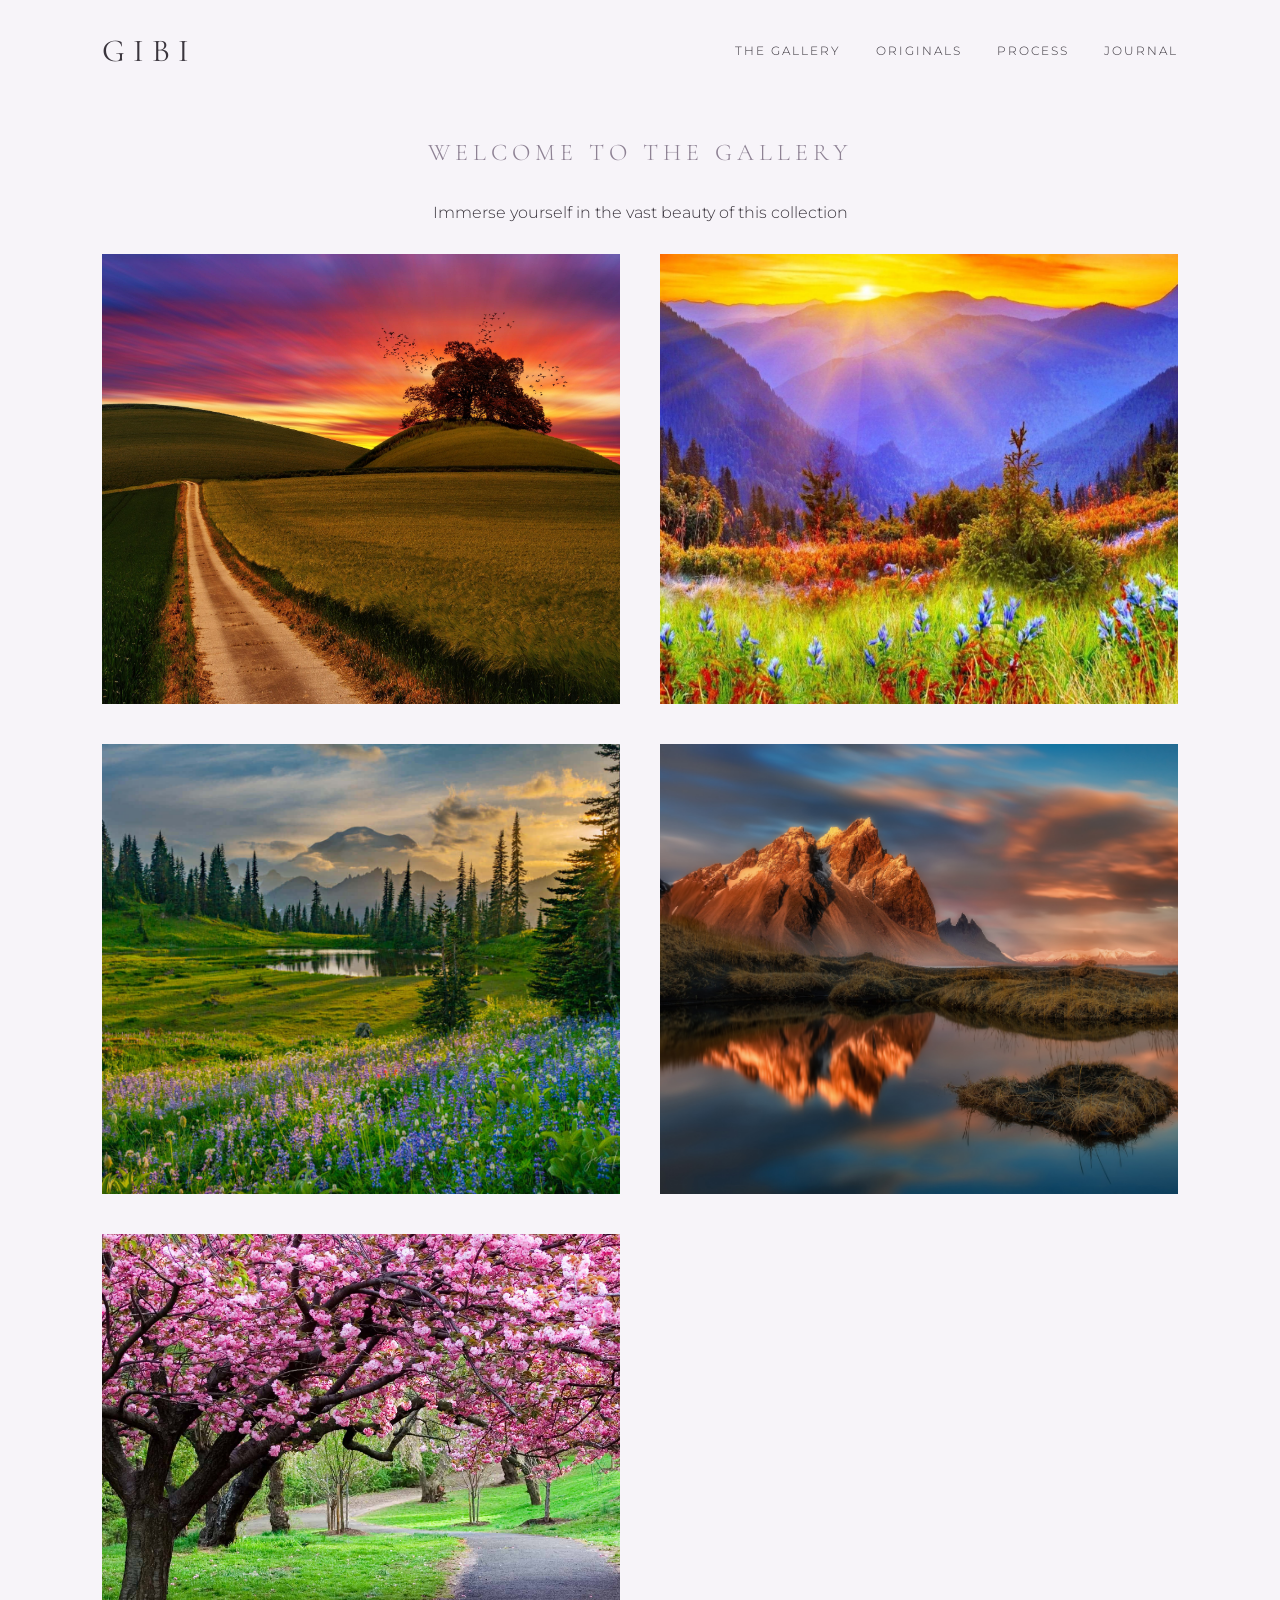
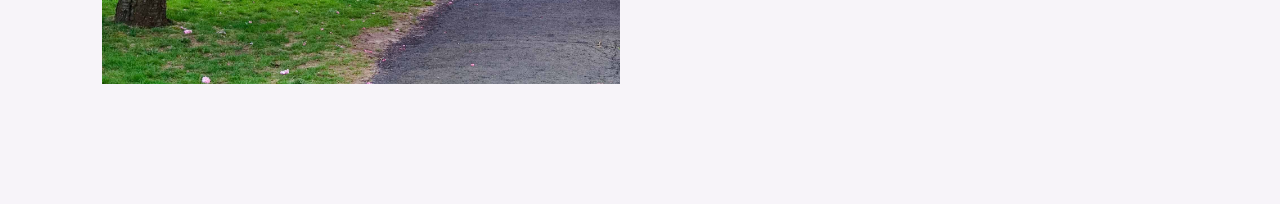
<file: docs/gallery.html>
<!DOCTYPE html>
<html>
    <head>
    <meta name="viewport" content="width=device-width, initial-scale=1.0">
    <title>Amethyst Art Gallery | By Gibi</title>
    <link href="https://fonts.googleapis.com/css2?family=Cormorant+Garamond:wght@300;400&family=Montserrat:wght@200;300&display=swap" rel="stylesheet">
    <link rel="stylesheet" href="style_gallery.css">
    
    </head>
    <div id="artModal" class="modal">

    <div class="modal-box">

        <span class="close">&times;</span>

        <div class="modal-image">
            <img id="modalImg">
        </div>

        <div class="modal-description">
            <h2 id="artTitle"></h2>
            <p id="artDesc"></p>
        </div>

    </div>

</div>
    <body>
     <nav>
        <div class="logo">GIBI
            <a href="./index.html"></a>
        </div>
        <ul>
            <li><a href="./gallery.html">The Gallery</a></li>
            <li><a href="#">Originals</a></li>
            <li><a href="#">Process</a></li>
            <li><a href="#">Journal</a></li>
        </ul>
    </nav>
     <section class="intro">
        <div class="container">
            <h2>Welcome to the Gallery</h2>
            <p>Immerse yourself in the vast beauty of this collection </p>
        </div>
     </section>

     <section class="Art">
    <div class="grid">

        <div class="item">
            <img src="trial1.jpg" class="artwork"
            data-title="Test 1"
            data-desc="A woderful description for an actual piece of Art 1"/>
        </div>

        <div class="item">
            <img src="trial2.jpg" class="artwork"
            data-title="Test 2"
            data-desc="A woderful description for an actual piece of Art 2"/>
        </div>

        <div class="item">
            <img src="trial3.jpg" class="artwork"
            data-title="Test 3"
            data-desc="A woderful description for an actual piece of Art 3"/>
        </div>

        <div class="item">
            <img src="trial4.jpg" class="artwork"
            data-title="Test 4"
            data-desc="A woderful description for an actual piece of Art 4"/>
        </div>

        <div class="item">
            <img src="trial5.jpg" class="artwork"
            data-title="Test 5"
            data-desc="A woderful description for an actual piece of Art 5"/>
        </div>

    </div>
</section>
<script src="gallery_script.js"></script>
    </body>
</html>
</file>
<file: docs/style_gallery.css>
/* General Reset */
body {
    margin: 0;
    padding: 0;
    background-color: #F7F4F9; /* Soft Lavender White */
    color: #3A353D; /* Deep Charcoal-Purple */
    font-family: 'Montserrat', sans-serif;
    font-weight: 300;
    line-height: 1.8;
}

h1, h2 {
    font-family: 'Cormorant Garamond', serif;
    font-weight: 300;
    text-transform: uppercase;
    letter-spacing: 5px;
}

/* Navigation */
nav {
    display: flex;
    justify-content: space-between;
    align-items: center;
    padding: 20px 8%;
}

.logo {
    font-family: 'Cormorant Garamond', serif;
    font-size: 2rem;
    letter-spacing: 8px;
    font-weight: 400;
}

nav ul {
    list-style: none;
    display: flex;
}

nav ul li {
    margin-left: 35px;
}

nav ul li a {
    text-decoration: none;
    color: #3A353D;
    font-size: 0.75rem;
    letter-spacing: 2px;
    text-transform: uppercase;
    transition: opacity 0.3s;
}

nav ul li a:hover {
    opacity: 0.6;
}


/* Intro Section */
.intro {
    padding: 10px ;
    text-align: center;
}

.intro h2 {
    font-size: 1 rem;
    margin-bottom: 25px;
    color: #8E8294; /* Amethyst Accent */
}

/* Art Gallery Section */
.Art {
    background-color: #F7F4F9;
}

/* Gallery Grid */
.Art .grid {
    display: grid;
    grid-template-columns: repeat(auto-fit, minmax(350px, 1fr));
    gap: 40px;
    padding: 0 8% 120px 8%;
}

/* Individual Artwork */
.Art .item img {
    width: 100%;
    height: 450px;
    object-fit: cover;
    display: block;
    transition: transform 0.8s cubic-bezier(0.25, 0.46, 0.45, 0.94);
}

.Art .item:hover img {
    transform: scale(1.02);
}

/* Modal Background */
.modal {
    display: none;
    position: fixed;
    z-index: 1000;
    inset: 0;
    background: rgba(58,53,61,0.9);
    justify-content: center;
    align-items: center;
}

/* Main Box */
.modal-box {
    background: #F7F4F9;
    width: 75%;
    max-width: 1000px;
    display: flex;
    gap: 40px;
    padding: 40px;
    position: relative;
}

/* Image Side */
.modal-image img {
    width: 100%;
    max-width: 450px;
    height: auto;
    object-fit: cover;
}

/* Description Side */
.modal-description {
    flex: 1;
}

.modal-description h2 {
    color: #8E8294;
    margin-bottom: 20px;
}

.modal-description p {
    font-size: 0.9rem;
    line-height: 1.8;
}

/* Close Button */
.close {
    position: absolute;
    top: 15px;
    right: 20px;
    font-size: 35px;
    cursor: pointer;
}
/* =========================
   MOBILE RESPONSIVE DESIGN
========================= */
@media (max-width: 768px) {

    nav {
        flex-direction: column;
        padding: 25px 5%;
    }

    nav ul {
        margin-top: 15px;
        gap: 15px;
        flex-wrap: wrap;
        justify-content: center;
    }

    /* Intro spacing */
    .intro {
        padding: 80px 10%;
    }

    /* Gallery grid */
    .grid {
        grid-template-columns: 1fr;
        gap: 25px;
    }

    /* Modal becomes vertical */
    .modal-box {
        flex-direction: column;
        width: 90%;
        padding: 20px;
    }

    .modal-description {
        text-align: center;
    }

    .modal-description h2 {
        font-size: 1.5rem;
    }

    .close {
        top: 10px;
        right: 15px;
        font-size: 28px;
    }
}
.item img {
    cursor: pointer;
}
.modal {
    padding: 20px;
    overflow-y: auto;
}
</file>
